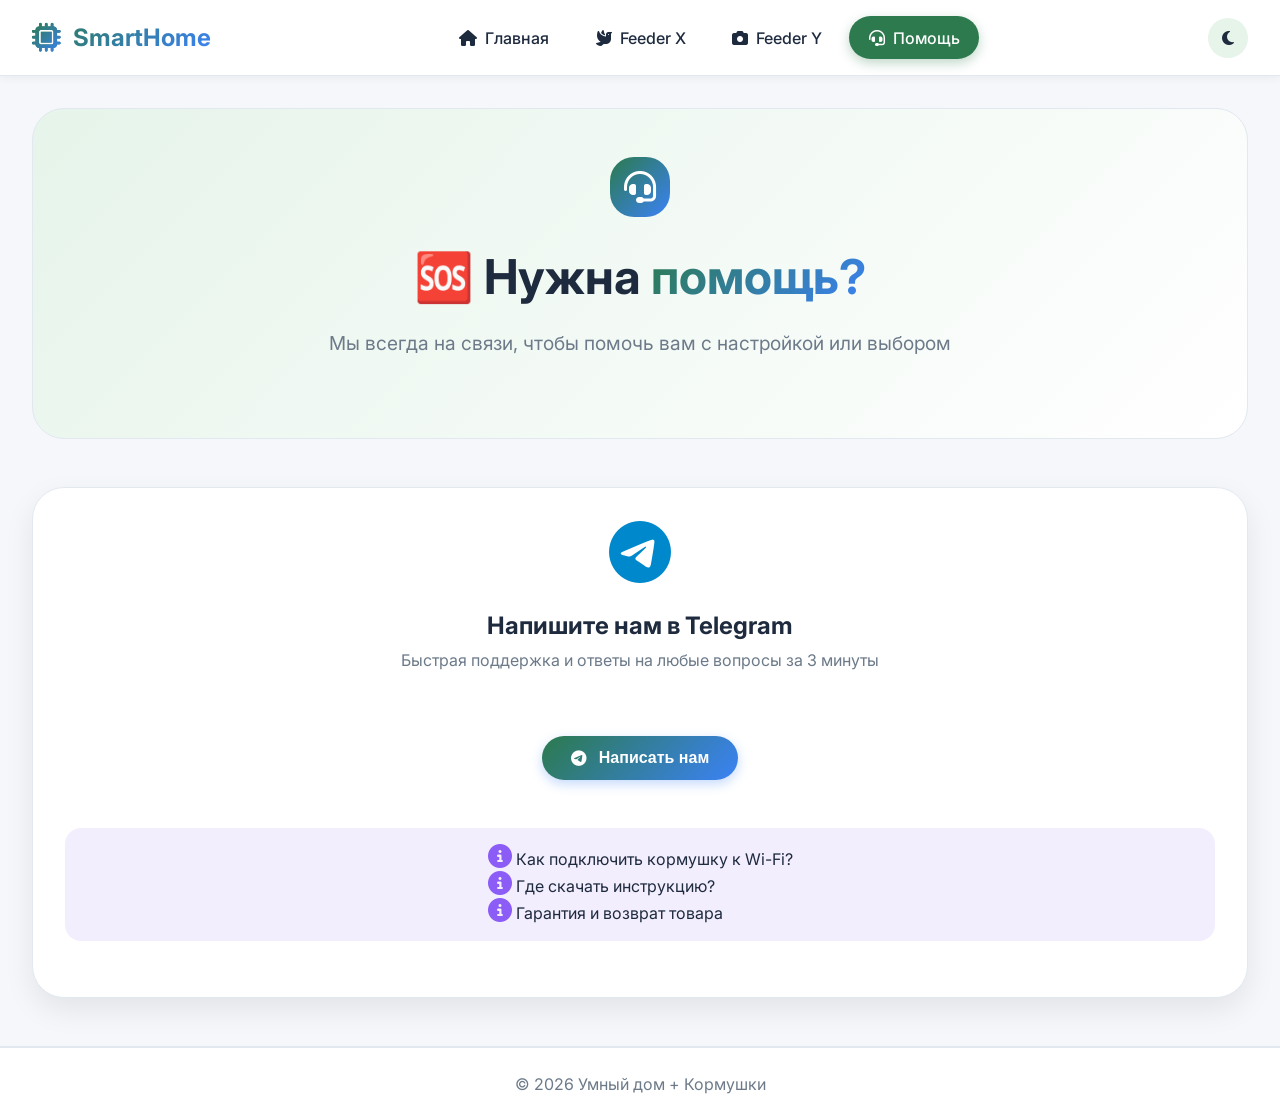
<file: help.html>
<!DOCTYPE html>
<html lang="ru">
<head>
    <meta charset="UTF-8">
    <meta name="viewport" content="width=device-width, initial-scale=1.0">
    <title>Помощь | Умный дом</title>
    <link rel="stylesheet" href="style.css">
    <link href="https://fonts.googleapis.com/css2?family=Inter:wght@300;400;500;600;700&display=swap" rel="stylesheet">
    <link rel="stylesheet" href="https://cdnjs.cloudflare.com/ajax/libs/font-awesome/6.5.1/css/all.min.css">
</head>
<body>

<nav class="navbar">
    <div class="nav-container">
        <div class="logo">
            <i class="fas fa-microchip"></i>
            <span>SmartHome</span>
        </div>
        <div class="nav-links">
            <a href="index.html" class="nav-link">
                <i class="fas fa-home"></i>
                <span>Главная</span>
            </a>
            <a href="feeder1.html" class="nav-link">
                <i class="fas fa-dove"></i>
                <span>Feeder X</span>
            </a>
            <a href="feeder2.html" class="nav-link">
                <i class="fas fa-camera"></i>
                <span>Feeder Y</span>
            </a>
            <a href="help.html" class="nav-link active">
                <i class="fas fa-headset"></i>
                <span>Помощь</span>
            </a>
        </div>
        <div class="theme-toggle">
            <i class="fas fa-moon"></i>
        </div>
    </div>
</nav>

<div class="container">
    <div class="hero">
        <div class="quiz-icon" style="margin: 0 auto 1.5rem;"><i class="fas fa-headset"></i></div>
        <h1>🆘 Нужна <span class="gradient-text">помощь?</span></h1>
        <p>Мы всегда на связи, чтобы помочь вам с настройкой или выбором</p>
    </div>

    <div class="quiz-container" style="text-align: center;">
        <div class="card-icon"><i class="fab fa-telegram" style="color: #0088cc; font-size: 4rem;"></i></div>
        <h2>Напишите нам в Telegram</h2>
        <p class="quiz-subtitle" style="margin-bottom: 2rem;">Быстрая поддержка и ответы на любые вопросы за 3 минуты</p>
        
        <button class="btn-primary" onclick="window.open('https://t.me/SmartHomeFeeder_help_bot', '_blank')" style="margin-top: 2rem;">
            <i class="fab fa-telegram-plane"></i>
            <span>Написать нам</span>
        </button>

        <div class="hybrid-tip" style="margin-top: 3rem; justify-content: center;">
            <ul style="list-style: none; text-align: left;">
                <li><i class="fas fa-info-circle"></i> Как подключить кормушку к Wi-Fi?</li>
                <li><i class="fas fa-info-circle"></i> Где скачать инструкцию?</li>
                <li><i class="fas fa-info-circle"></i> Гарантия и возврат товара</li>
            </ul>
        </div>
    </div>
</div>

<footer class="footer">
    <div class="footer-bottom">
        <p>© 2026 Умный дом + Кормушки</p>
    </div>
</footer>

<script src="script.js"></script>
</body>
</html>
</file>
<file: style.css>
/* style.css - современный дизайн с анимациями и тёмной темой */

:root {
    --primary: #2c7a4d;
    --primary-dark: #1f5e3a;
    --primary-light: #e6f4ea;
    --secondary: #3b82f6;
    --accent: #8b5cf6;
    --bg: #f5f7fb;
    --bg-card: #ffffff;
    --text: #1e2a3e;
    --text-light: #6c7a89;
    --border: #e2e8f0;
    --shadow: 0 12px 30px rgba(0,0,0,0.08);
    --shadow-hover: 0 20px 35px rgba(0,0,0,0.12);
    --transition: all 0.3s cubic-bezier(0.4, 0, 0.2, 1);
}

.dark-theme {
    --primary: #3b9e63;
    --primary-dark: #2c7a4d;
    --primary-light: #1a3a2a;
    --bg: #0f172a;
    --bg-card: #1e293b;
    --text: #f1f5f9;
    --text-light: #94a3b8;
    --border: #334155;
    --shadow: 0 12px 30px rgba(0,0,0,0.3);
    --shadow-hover: 0 20px 35px rgba(0,0,0,0.4);
}

* {
    margin: 0;
    padding: 0;
    box-sizing: border-box;
}

body {
    background: var(--bg);
    font-family: 'Inter', system-ui, -apple-system, sans-serif;
    color: var(--text);
    line-height: 1.5;
    transition: var(--transition);
}

/* Навигация */
.navbar {
    background: var(--bg-card);
    box-shadow: 0 2px 10px rgba(0,0,0,0.05);
    position: sticky;
    top: 0;
    z-index: 1000;
    backdrop-filter: blur(10px);
    border-bottom: 1px solid var(--border);
}

.nav-container {
    max-width: 1280px;
    margin: 0 auto;
    padding: 1rem 2rem;
    display: flex;
    justify-content: space-between;
    align-items: center;
    flex-wrap: wrap;
    gap: 1rem;
}

.logo {
    display: flex;
    align-items: center;
    gap: 0.75rem;
    font-size: 1.5rem;
    font-weight: 700;
    background: linear-gradient(135deg, var(--primary), var(--secondary));
    -webkit-background-clip: text;
    background-clip: text;
    color: transparent;
}

.logo i {
    background: linear-gradient(135deg, var(--primary), var(--secondary));
    -webkit-background-clip: text;
    background-clip: text;
    color: transparent;
    font-size: 1.8rem;
}

.nav-links {
    display: flex;
    gap: 0.5rem;
    flex-wrap: wrap;
}

.nav-link {
    display: flex;
    align-items: center;
    gap: 0.5rem;
    padding: 0.6rem 1.2rem;
    border-radius: 2rem;
    text-decoration: none;
    color: var(--text);
    font-weight: 500;
    transition: var(--transition);
    background: transparent;
}

.nav-link:hover {
    background: var(--primary-light);
    color: var(--primary);
    transform: translateY(-2px);
}

.nav-link.active {
    background: var(--primary);
    color: white;
    box-shadow: 0 4px 12px rgba(44,122,77,0.3);
}

.theme-toggle {
    background: var(--primary-light);
    width: 40px;
    height: 40px;
    border-radius: 50%;
    display: flex;
    align-items: center;
    justify-content: center;
    cursor: pointer;
    transition: var(--transition);
}

.theme-toggle:hover {
    transform: scale(1.1);
    background: var(--primary);
    color: white;
}

/* Контейнер */
.container {
    max-width: 1280px;
    margin: 2rem auto;
    padding: 0 2rem;
}

/* Hero секция */
.hero {
    background: linear-gradient(135deg, var(--primary-light), var(--bg-card));
    border-radius: 2rem;
    padding: 3rem 2rem;
    text-align: center;
    margin-bottom: 3rem;
    border: 1px solid var(--border);
}

.hero-badge {
    display: inline-flex;
    align-items: center;
    gap: 0.5rem;
    background: rgba(44,122,77,0.1);
    padding: 0.5rem 1rem;
    border-radius: 2rem;
    font-size: 0.85rem;
    color: var(--primary);
    margin-bottom: 1.5rem;
}

.hero h1 {
    font-size: 3rem;
    margin-bottom: 1rem;
    color: var(--text);
}

.gradient-text {
    background: linear-gradient(135deg, var(--primary), var(--secondary));
    -webkit-background-clip: text;
    background-clip: text;
    color: transparent;
}

.hero p {
    font-size: 1.2rem;
    color: var(--text-light);
    margin-bottom: 2rem;
}

.hero-stats {
    display: flex;
    justify-content: center;
    gap: 2rem;
    flex-wrap: wrap;
}

.stat {
    display: flex;
    align-items: center;
    gap: 0.5rem;
    color: var(--text-light);
}

.stat i {
    color: var(--primary);
    font-size: 1.2rem;
}

/* Опросник */
.quiz-container {
    background: var(--bg-card);
    border-radius: 2rem;
    padding: 2rem;
    margin-bottom: 3rem;
    box-shadow: var(--shadow);
    border: 1px solid var(--border);
}

.quiz-header {
    display: flex;
    align-items: center;
    gap: 1rem;
    margin-bottom: 1.5rem;
}

.quiz-icon {
    width: 60px;
    height: 60px;
    background: linear-gradient(135deg, var(--primary), var(--secondary));
    border-radius: 1.5rem;
    display: flex;
    align-items: center;
    justify-content: center;
    font-size: 2rem;
    color: white;
}

.quiz-container h2 {
    color: var(--text);
    margin-bottom: 0.25rem;
}

.quiz-subtitle {
    color: var(--text-light);
}

.quiz-progress {
    background: var(--border);
    border-radius: 1rem;
    height: 8px;
    margin: 1.5rem 0;
    position: relative;
}

.progress-bar {
    background: linear-gradient(90deg, var(--primary), var(--secondary));
    border-radius: 1rem;
    height: 100%;
    width: 0%;
    transition: width 0.3s ease;
}

.progress-text {
    text-align: right;
    font-size: 0.8rem;
    color: var(--text-light);
    margin-top: 0.5rem;
}

.quiz-question {
    margin-bottom: 1.5rem;
    padding-bottom: 1rem;
    border-bottom: 1px solid var(--border);
}

.quiz-question p {
    font-weight: 600;
    margin-bottom: 0.75rem;
    color: var(--text);
    display: flex;
    align-items: center;
    gap: 0.75rem;
}

.q-num {
    background: var(--primary);
    color: white;
    width: 28px;
    height: 28px;
    border-radius: 50%;
    display: inline-flex;
    align-items: center;
    justify-content: center;
    font-size: 0.8rem;
    font-weight: 600;
}

.quiz-options {
    display: flex;
    flex-wrap: wrap;
    gap: 0.75rem;
}

.quiz-option {
    background: var(--bg);
    padding: 0.6rem 1.2rem;
    border-radius: 2rem;
    cursor: pointer;
    transition: var(--transition);
    border: 1px solid var(--border);
    font-size: 0.9rem;
    color: var(--text);
}

.quiz-option:hover {
    border-color: var(--primary);
    transform: translateY(-2px);
}

.quiz-option.selected {
    background: var(--primary);
    color: white;
    border-color: var(--primary);
}

.quiz-buttons {
    display: flex;
    gap: 1rem;
    justify-content: center;
    margin-top: 2rem;
}

.btn-primary, .btn-secondary {
    display: inline-flex;
    align-items: center;
    gap: 0.75rem;
    padding: 0.8rem 1.8rem;
    border-radius: 2rem;
    font-weight: 600;
    cursor: pointer;
    transition: var(--transition);
    border: none;
    font-size: 1rem;
}

.btn-primary {
    background: linear-gradient(135deg, var(--primary), var(--secondary));
    color: white;
    box-shadow: 0 4px 12px rgba(59,130,246,0.3);
}

.btn-primary:hover {
    transform: translateY(-2px);
    box-shadow: 0 6px 20px rgba(59,130,246,0.4);
}

.btn-secondary {
    background: var(--border);
    color: var(--text);
}

.btn-secondary:hover {
    transform: translateY(-2px);
    background: var(--primary-light);
}

.quiz-result {
    background: var(--primary-light);
    border-radius: 1.5rem;
    padding: 2rem;
    margin-top: 2rem;
    text-align: center;
}

.result-icon {
    font-size: 4rem;
    margin-bottom: 1rem;
}

.system-badge {
    display: inline-block;
    padding: 0.5rem 1.5rem;
    border-radius: 2rem;
    font-weight: 700;
    font-size: 1.2rem;
    margin: 1rem 0;
    color: white;
}

.hybrid-tip {
    background: rgba(139,92,246,0.1);
    border-radius: 1rem;
    padding: 1rem;
    margin: 1.5rem 0;
    display: flex;
    gap: 1rem;
    align-items: flex-start;
    text-align: left;
}

.hybrid-tip i {
    font-size: 1.5rem;
    color: var(--accent);
}

/* Секция заголовка */
.section-header {
    text-align: center;
    margin-bottom: 2rem;
}

.section-title {
    font-size: 2rem;
    display: inline-flex;
    align-items: center;
    gap: 0.75rem;
    background: linear-gradient(135deg, var(--primary), var(--secondary));
    -webkit-background-clip: text;
    background-clip: text;
    color: transparent;
}

/* Карточки товаров */
.grid-cards {
    display: grid;
    grid-template-columns: repeat(auto-fill, minmax(320px, 1fr));
    gap: 2rem;
    margin-bottom: 3rem;
}

.smart-card {
    background: var(--bg-card);
    border-radius: 1.5rem;
    padding: 1.5rem;
    transition: var(--transition);
    border: 1px solid var(--border);
    position: relative;
    overflow: hidden;
}

.smart-card:hover {
    transform: translateY(-8px);
    box-shadow: var(--shadow-hover);
}

.card-badge {
    position: absolute;
    top: 1rem;
    right: 1rem;
    background: linear-gradient(135deg, #f59e0b, #ef4444);
    color: white;
    padding: 0.25rem 0.75rem;
    border-radius: 2rem;
    font-size: 0.7rem;
    font-weight: 600;
}

.card-icon {
    font-size: 2.5rem;
    margin-bottom: 1rem;
    color: var(--primary);
}

.smart-card h3 {
    font-size: 1.5rem;
    margin-bottom: 0.5rem;
    color: var(--text);
}

.price {
    font-size: 1.8rem;
    font-weight: 700;
    color: var(--primary);
    margin: 1rem 0;
}

.feature-list {
    list-style: none;
    margin: 1rem 0;
}

.feature-list li {
    display: flex;
    align-items: center;
    gap: 0.5rem;
    margin: 0.6rem 0;
    color: var(--text-light);
}

.feature-list li i {
    color: var(--primary);
    font-size: 0.8rem;
}

.btn-buy {
    width: 100%;
    display: inline-flex;
    align-items: center;
    justify-content: center;
    gap: 0.75rem;
    background: var(--primary);
    color: white;
    padding: 0.8rem;
    border-radius: 2rem;
    text-decoration: none;
    font-weight: 600;
    transition: var(--transition);
    border: none;
    cursor: pointer;
    margin-top: 1rem;
}

.btn-buy:hover {
    background: var(--primary-dark);
    transform: translateY(-2px);
}

/* FAQ сетка */
.faq-grid {
    display: grid;
    grid-template-columns: repeat(auto-fill, minmax(400px, 1fr));
    gap: 1rem;
    margin-bottom: 3rem;
}

.faq-item {
    background: var(--bg-card);
    border-radius: 1rem;
    padding: 1rem 1.5rem;
    border: 1px solid var(--border);
    cursor: pointer;
    transition: var(--transition);
}

.faq-item:hover {
    border-color: var(--primary);
}

.faq-question {
    display: flex;
    justify-content: space-between;
    align-items: center;
    font-weight: 600;
    color: var(--text);
}

.faq-question i {
    transition: transform 0.3s;
}

.faq-item.open .faq-question i {
    transform: rotate(180deg);
}

.faq-answer {
    margin-top: 1rem;
    padding-top: 1rem;
    border-top: 1px solid var(--border);
    color: var(--text-light);
    display: none;
}

.faq-item.open .faq-answer {
    display: block;
}

/* Футер */
.footer {
    background: var(--bg-card);
    border-top: 1px solid var(--border);
    margin-top: 3rem;
}

.footer-content {
    max-width: 1280px;
    margin: 0 auto;
    padding: 3rem 2rem;
    display: grid;
    grid-template-columns: repeat(auto-fit, minmax(250px, 1fr));
    gap: 2rem;
}

.footer-section h4 {
    margin-bottom: 1rem;
    color: var(--text);
}

.footer-section p, .footer-section a {
    color: var(--text-light);
    text-decoration: none;
    display: block;
    margin: 0.5rem 0;
    transition: var(--transition);
}

.footer-section a:hover {
    color: var(--primary);
}

.footer-bottom {
    text-align: center;
    padding: 1.5rem;
    border-top: 1px solid var(--border);
    color: var(--text-light);
}

/* Адаптивность */
@media (max-width: 768px) {
    .container { padding: 0 1rem; }
    .hero h1 { font-size: 2rem; }
    .nav-container { flex-direction: column; }
    .nav-links { justify-content: center; }
    .grid-cards { grid-template-columns: 1fr; }
    .faq-grid { grid-template-columns: 1fr; }
    .quiz-header { flex-direction: column; text-align: center; }
    .quiz-buttons { flex-direction: column; }
    .hero-stats { gap: 1rem; }
}

/* Анимации */
@keyframes fadeInUp {
    from { opacity: 0; transform: translateY(20px); }
    to { opacity: 1; transform: translateY(0); }
}

.quiz-container, .smart-card, .faq-item {
    animation: fadeInUp 0.5s ease forwards;
}
</file>
